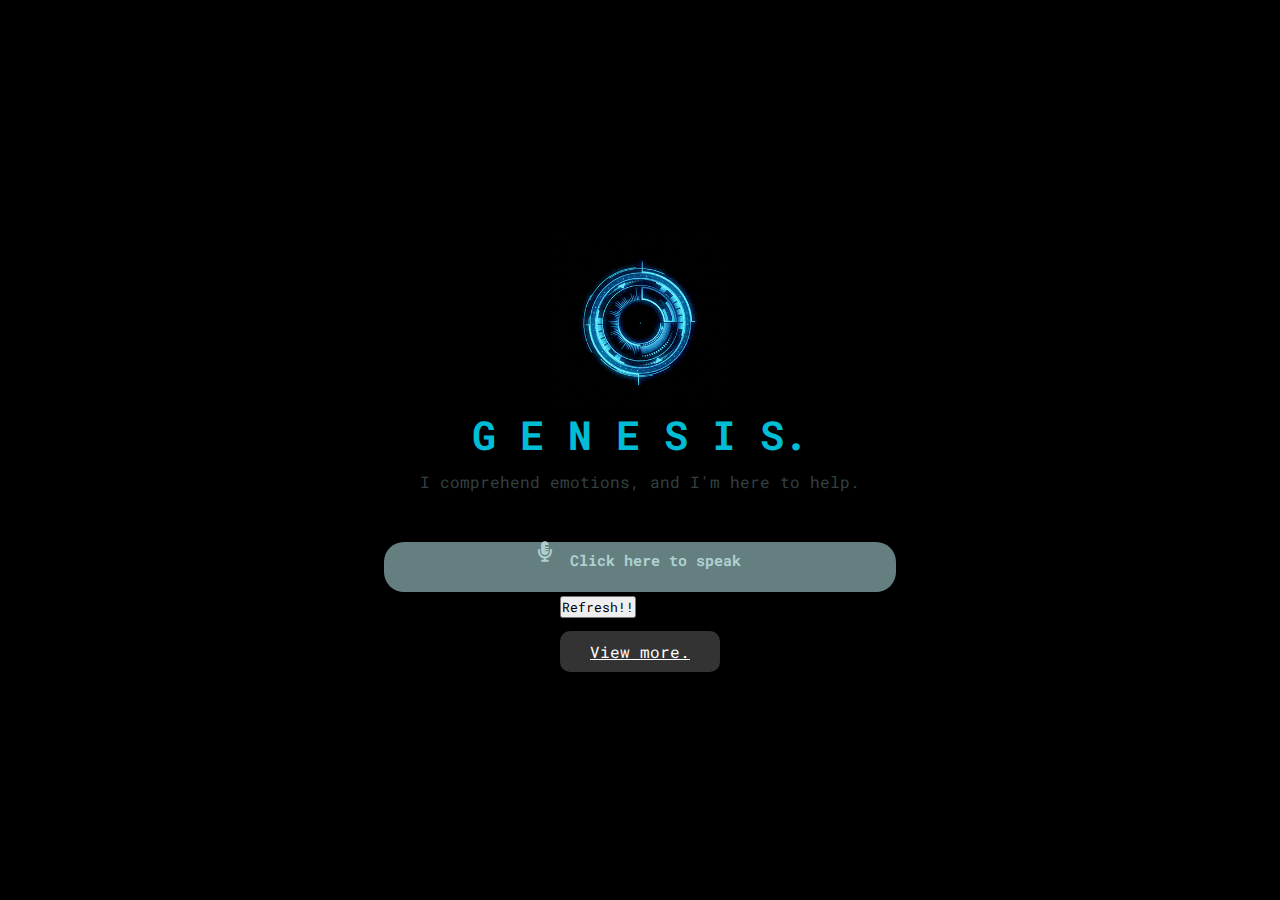
<file: SER/index.html>
<!DOCTYPE html>
<html lang="en">

<head>
    <meta charset="UTF-8">
    <meta http-equiv="X-UA-Compatible" content="IE=edge">
    <meta name="viewport" content="width=device-width, initial-scale=1.0">
    <title>GENESIS - Speech Emotion Recognition</title>

    <link rel="stylesheet" href="style.css">
    <style>

.box .btn{
    margin-top: 10px;
    display: inline-block
    ;
    background: #333;
    color: #fff;
    border-radius: 10px;
    padding: 10px 30px;
}

.box h3{
    font-size: 15px;
    color: #444;
    padding: 12px 0;

}
 .box p{
    font-size: 15px;
    color: #777;
   line-height: 1.9;
    
}

    </style>
    <link rel="stylesheet" href="https://cdnjs.cloudflare.com/ajax/libs/font-awesome/5.15.3/css/all.min.css">

</head>

<body>

   
    <section class="main">
        <div class="image-container">
            <div class="image">
                <img src="gif.gif" alt="image">
            </div>
            <h1>G E N E S I S.</h1>
            <p>I comprehend emotions, and I'm here to help.</p>
        </div>
        <div class="input">
           
            <button class="talk"><i class="fas fa-microphone-alt"></i></button>
            
            <h1 class="content"> Click here to speak </h1> 
        </div>
      
        <div class="box">
           
            <p><button onclick="getRandomString()">Refresh!!</button>
                <p id="output"></p></p>
            <a href="home.html" class="btn">View more.

            </a>
            
        </div>
        
        
    </section>

    <script src="app.js">

    </script>
</body>

</html>
</file>
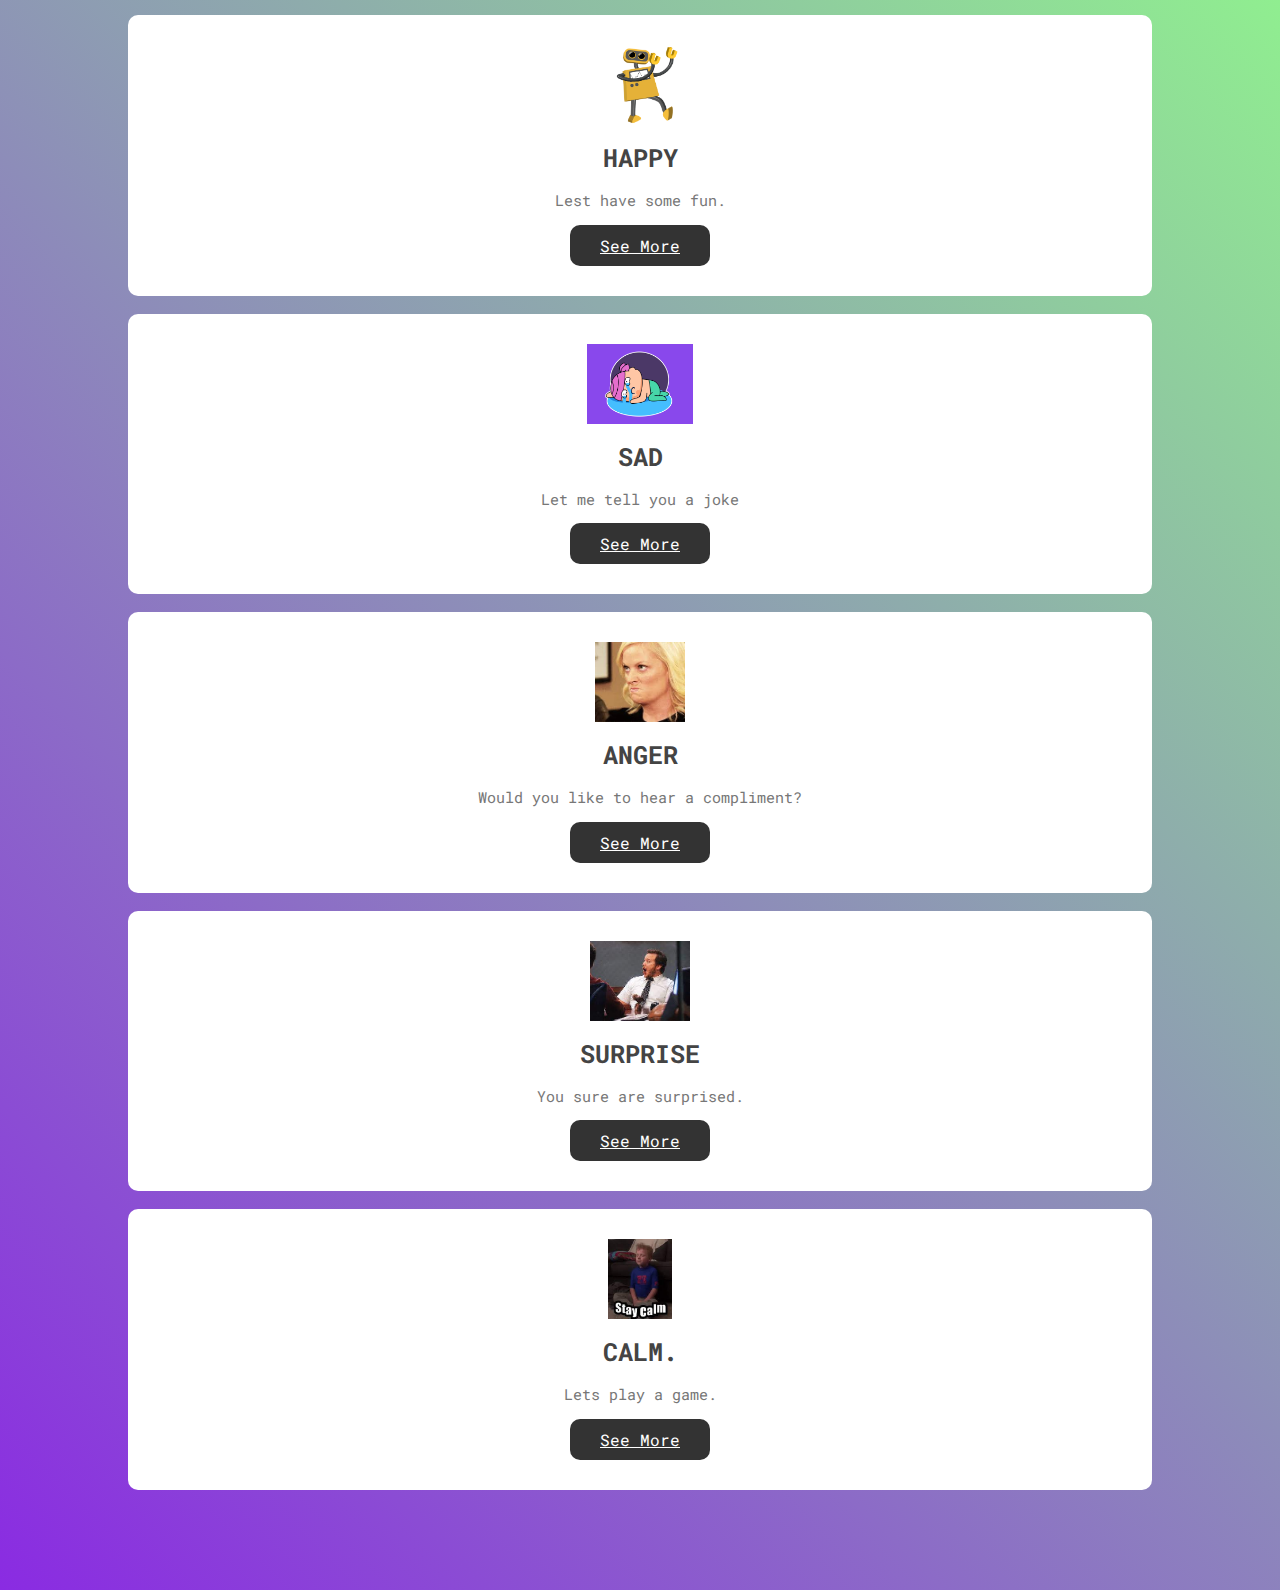
<file: SER/home.html>
<!DOCTYPE html>
<html lang="en">

<head>
<meta charset="UTF-8">
<meta http-equiv="X-UA_Compatible" content="IE edge">
<meta name="viewport" content="width=device-width initial=scale=1.0">

<link rel="stylesheet" href="css/style1.css">


</head>

<body>
<div class="container">

    <!-- <h1 class="">Platform </h1> -->

    <div class="box-container">
<div class="box">
    <img src="h1.gif" alt="">
    <h3>
        HAPPY</h3>
        <p>Lest have some fun.</p>
        <a href="https://www.google.com/search?q=" class="btn"> See More</a>
</div>
<div class="box">
    <img src="s.gif" alt="">
    <h3>
        SAD</h3>
        <p>Let me tell you a joke</p>
        <a href="https://www.goodhousekeeping.com/life/parenting/g36198919/knock-knock-jokes-for-kids/" class="btn"> See More</a>
</div>
<div class="box">
    <img src="a1.jpg" alt="">
    <h3>
        ANGER</h3>
        <p>Would you like to hear a compliment?</p>
        <a href="https://www.happier.com/blog/nice-things-to-say-100-compliments/" class="btn"> See More</a>
</div>
<div class="box">
    <img src="s11.jpg" alt="">
    <h3>
        SURPRISE</h3>
        <p>You sure are surprised.</p>
        <a href="https://www.google.com/search?q=" class="btn"> See More</a>
</div>
<div class="box">
    <img src="c.jpg" alt="">
    <h3>
        CALM.</h3>
        <p>Lets play a game.</p>
        <a href="https://www.google.com/search?q=" class="btn"> See More</a>
</div>
    </div>
</div>

</body>
</html>
</file>
<file: SER/style.css>
@import url("https://fonts.googleapis.com/css2?family=Roboto+Mono:wght@100;200;300;400;500;600;700&display=swap");

* {
  margin: 0;
  padding: 0;
  box-sizing: border-box;
  font-family: "Roboto Mono", monospace;
}

.main {
  min-height: 100vh;
  position: relative;
  width: 100%;
  background: #000;
  display: flex;
  flex-direction: column;
  align-items: center;
  justify-content: center;
}

.main .image-container {
  padding: 10px;
}

.main .image-container .image {
  width: 100%;
  display: flex;
  align-items: center;
  justify-content: center;
}

.main .image-container .image img {
  width: 170px;
  align-items: center;
}

.main .image-container h1 {
  color: #00bcd4;
  text-align: center;
  margin-bottom: 10px;
  font-size: 40px;
}

.main .image-container p {
  color: #324042;
  text-align: center;
  margin-bottom: 40px;
}

.main .input {
  display: flex;
  justify-content: center;
  align-items: center;
  padding-bottom: 15px;
  width: 40vw;
  height: 50px;
  border-radius: 20px;
  background: rgb(202 253 255 / 50%);
}

.main .input .talk {
  background: transparent;
  outline: none;
  border: none;
  width: 50px;
  height: 50px;
  display: flex;
  justify-content: center;
  align-items: center;
  font-size: 15px;
  cursor: pointer;
  padding-bottom: 15px;
}

.main .input .talk i {
  font-size: 20px;
  color: #aed0d0;
}

.main .input .content {
  color: #aed0d0;
  font-size: 15px;
  margin-right: 20px;
}
</file>
<file: SER/css/style1.css>
@import url("https://fonts.googleapis.com/css2?family=Roboto+Mono:wght@100;200;300;400;500;600;700&display=swap");

* {
  margin: 0;
  padding: 0;
  box-sizing: border-box;
  font-family: "Roboto Mono", monospace;
}
.container{
    background: linear-gradient(45deg, blueviolet, lightgreen);
  
  padding:15px 10% ;
  padding-bottom: 100px;
  
  }
  .container.heading{
    text-align: center;
    padding-bottom: 20px;
    color: #fff;
    text-shadow: 0 10px 15-x rgba(0, 0, 0,2);
    font-size: 50px;

  }

.container .box-container{
    display: grid;
    grid-template-columns: repeat(zutofit, minmax(270ox, 1fr));
    gap: 18px;

}
.container .box-container .box{
    box-shadow: 0 10ox 16px rgba(0, 0, 0,2);
    border-radius: 10px;
    background: #fff;
    text-align: center;
    padding: 30px 20px;

}
.container .box-container .box img{
    height: 80px;

}

.container .box-container .box h3{
    font-size: 25px;
    color: #444;
    padding: 12px 0;

}
.container .box-container .box p{
    font-size: 15px;
    color: #777;
   line-height: 1.9;
    
}
.container .box-container .box .btn{
    margin-top: 10px;
    display: inline-block
    ;
    background: #333;
    color: #fff;
    border-radius: 10px;
    padding: 10px 30px;
}

.container .box-container .box .btn:hover{
letter-spacing: 2px;

}
.container .box-container .box:hover{
    box-shadow: 0 13px 17px rgba(0, 0, 0,3);
    transform: scale(1.03)\;
}
@media (max-width:768px){
    .container{
        padding: 25px;
    }
}
</file>
